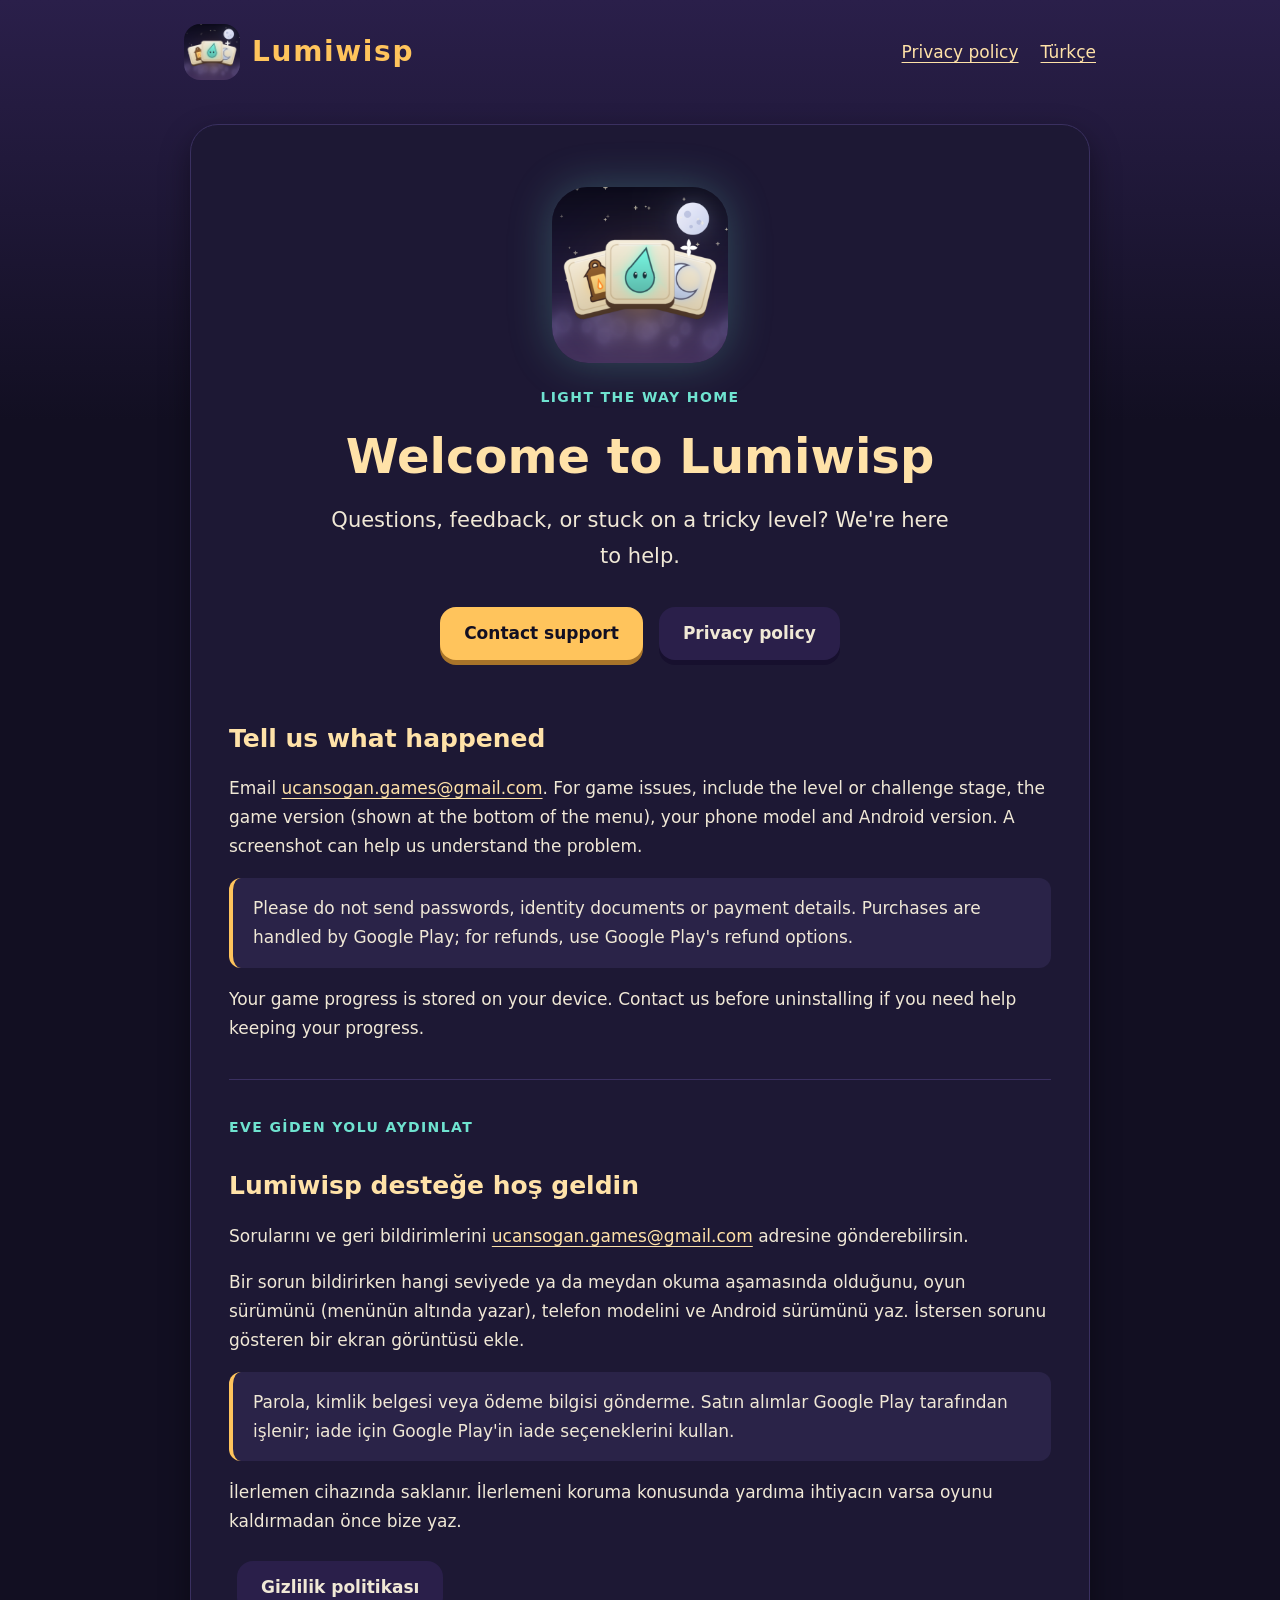
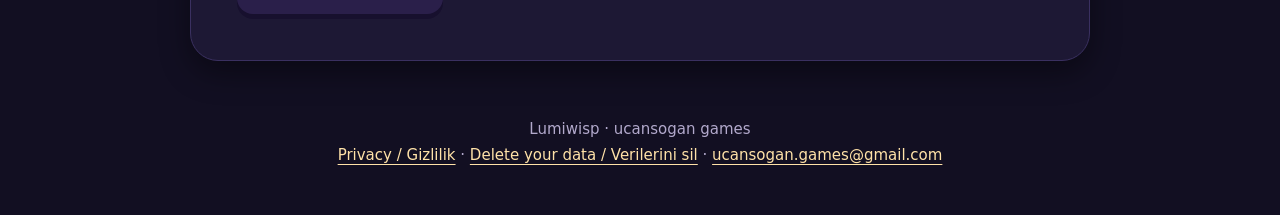
<file: index.html>
<!doctype html>
<html lang="en"><head><meta charset="utf-8"><meta name="viewport" content="width=device-width,initial-scale=1"><meta name="description" content="Lumiwisp support and privacy information. Lumiwisp destek ve gizlilik bilgileri."><title>Lumiwisp — Support &amp; Privacy</title><link rel="stylesheet" href="styles.css"><link rel="icon" type="image/png" href="icon.png"></head>
<body><header><a class="brand" href="index.html"><img src="icon.png" alt="" width="56" height="56">Lumiwisp</a><nav aria-label="Main"><a href="privacy.html">Privacy policy</a><a href="#turkce" lang="tr">Türkçe</a></nav></header>
<main><section class="hero"><img src="icon.png" alt="Lumiwisp icon" width="176" height="176"><p class="eyebrow">Light the way home</p><h1>Welcome to Lumiwisp</h1><p class="lead">Questions, feedback, or stuck on a tricky level? We're here to help.</p><a class="button" href="mailto:ucansogan.games@gmail.com?subject=Lumiwisp">Contact support</a><a class="button secondary" href="privacy.html">Privacy policy</a></section>
<section><h2>Tell us what happened</h2><p>Email <a href="mailto:ucansogan.games@gmail.com?subject=Lumiwisp">ucansogan.games@gmail.com</a>. For game issues, include the level or challenge stage, the game version (shown at the bottom of the menu), your phone model and Android version. A screenshot can help us understand the problem.</p><p class="note">Please do not send passwords, identity documents or payment details. Purchases are handled by Google Play; for refunds, use Google Play's refund options.</p><p>Your game progress is stored on your device. Contact us before uninstalling if you need help keeping your progress.</p></section>
<hr><section id="turkce" lang="tr"><p class="eyebrow">Eve giden yolu aydınlat</p><h2>Lumiwisp desteğe hoş geldin</h2><p>Sorularını ve geri bildirimlerini <a href="mailto:ucansogan.games@gmail.com?subject=Lumiwisp">ucansogan.games@gmail.com</a> adresine gönderebilirsin.</p><p>Bir sorun bildirirken hangi seviyede ya da meydan okuma aşamasında olduğunu, oyun sürümünü (menünün altında yazar), telefon modelini ve Android sürümünü yaz. İstersen sorunu gösteren bir ekran görüntüsü ekle.</p><p class="note">Parola, kimlik belgesi veya ödeme bilgisi gönderme. Satın alımlar Google Play tarafından işlenir; iade için Google Play'in iade seçeneklerini kullan.</p><p>İlerlemen cihazında saklanır. İlerlemeni koruma konusunda yardıma ihtiyacın varsa oyunu kaldırmadan önce bize yaz.</p><a class="button secondary" href="privacy.html#turkce" lang="tr">Gizlilik politikası</a></section></main>
<footer><p>Lumiwisp · ucansogan games<br><a href="privacy.html">Privacy / Gizlilik</a> · <a href="delete-data.html">Delete your data / Verilerini sil</a> · <a href="mailto:ucansogan.games@gmail.com">ucansogan.games@gmail.com</a></p></footer></body></html>
</file>
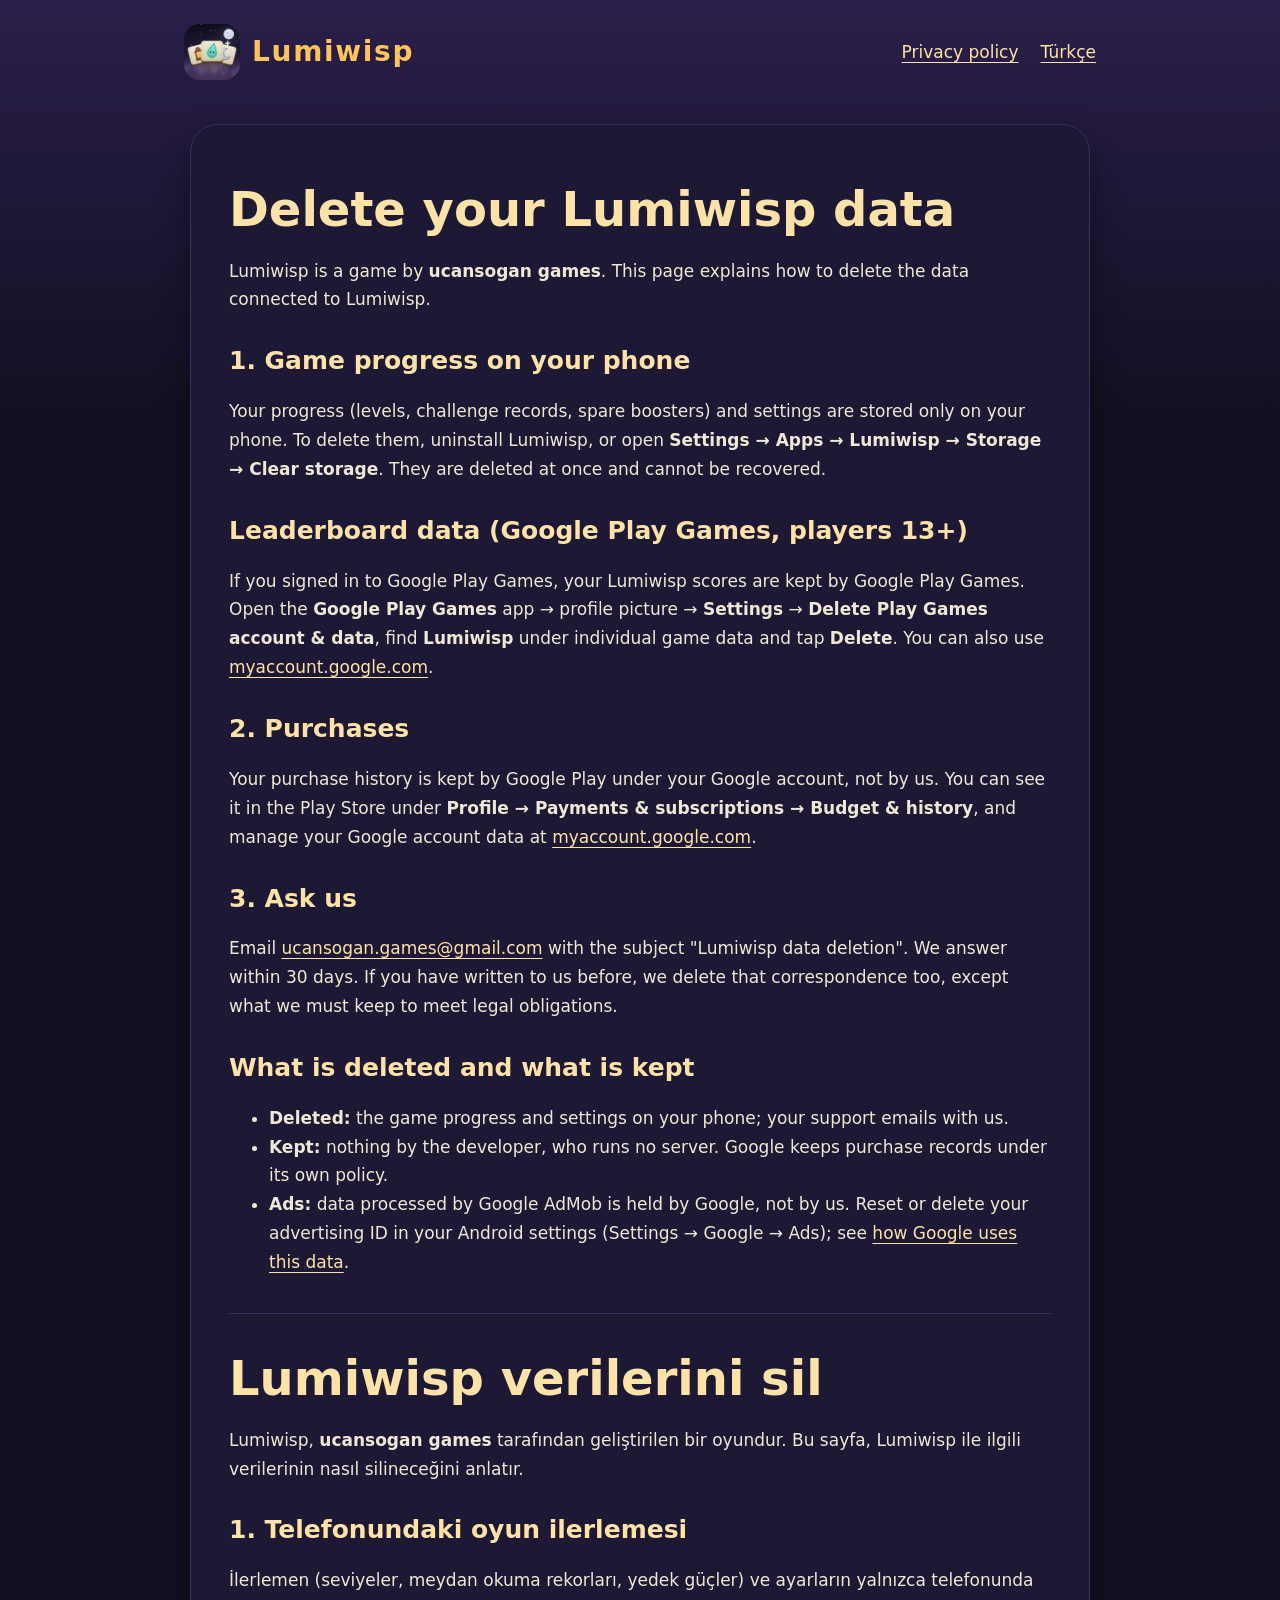
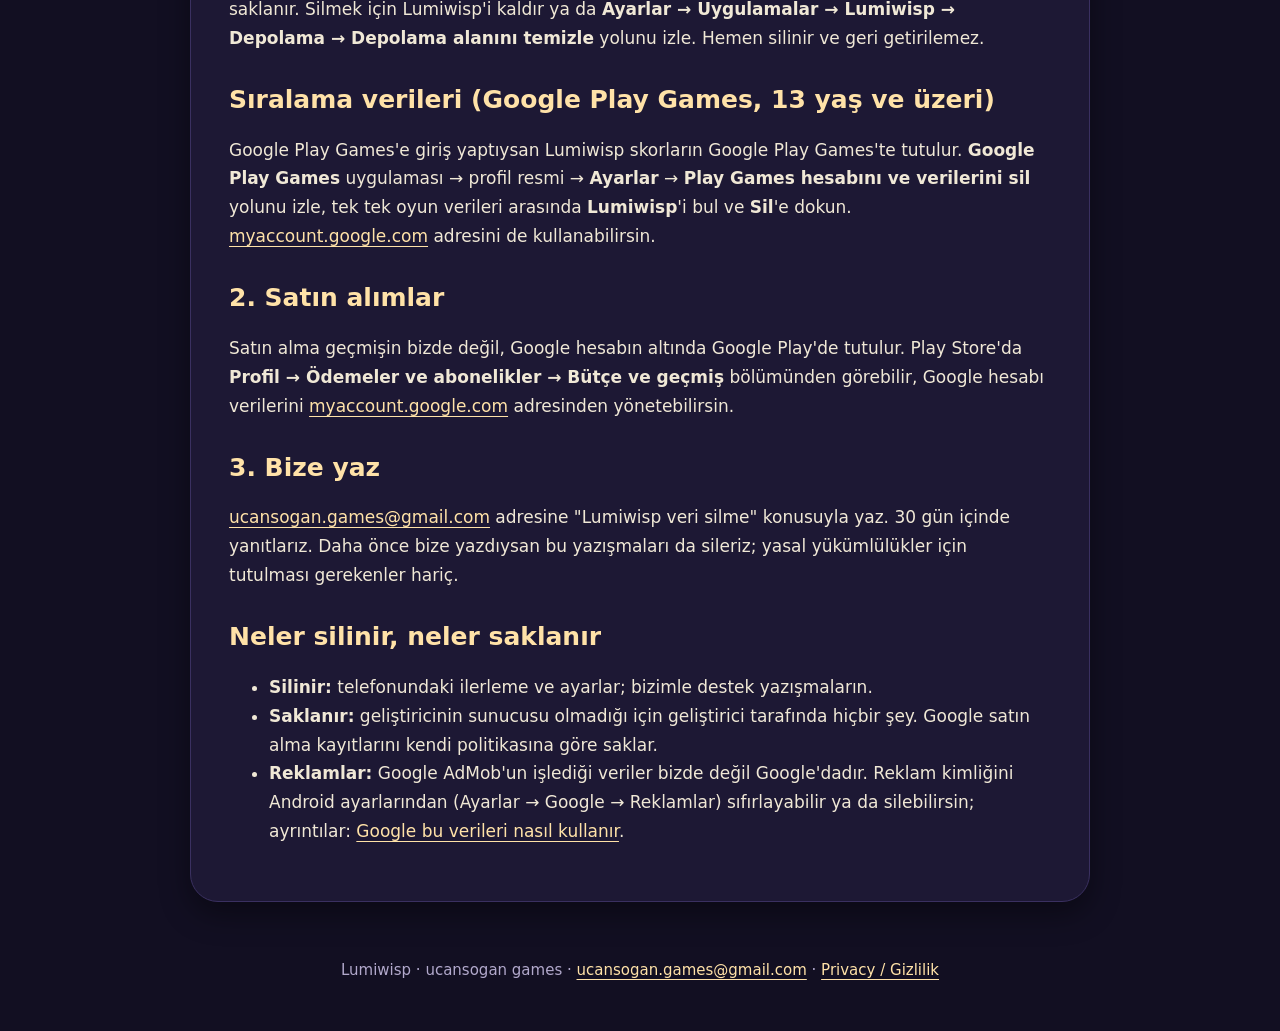
<file: delete-data.html>
<!doctype html>
<html lang="en"><head><meta charset="utf-8"><meta name="viewport" content="width=device-width,initial-scale=1"><title>Lumiwisp — Delete your data / Verilerini sil</title><link rel="stylesheet" href="styles.css"><link rel="icon" type="image/png" href="icon.png"></head>
<body><header><a class="brand" href="index.html"><img src="icon.png" alt="" width="56" height="56">Lumiwisp</a><nav aria-label="Main"><a href="privacy.html">Privacy policy</a><a href="#turkce" lang="tr">Türkçe</a></nav></header><main>

<h1>Delete your Lumiwisp data</h1>
<p>Lumiwisp is a game by <strong>ucansogan games</strong>. This page explains how to delete the data connected to Lumiwisp.</p>

<h2>1. Game progress on your phone</h2>
<p>Your progress (levels, challenge records, spare boosters) and settings are stored only on your phone. To delete them, uninstall Lumiwisp, or open <strong>Settings → Apps → Lumiwisp → Storage → Clear storage</strong>. They are deleted at once and cannot be recovered.</p>

<h2>Leaderboard data (Google Play Games, players 13+)</h2>
<p>If you signed in to Google Play Games, your Lumiwisp scores are kept by Google Play Games. Open the <strong>Google Play Games</strong> app → profile picture → <strong>Settings</strong> → <strong>Delete Play Games account &amp; data</strong>, find <strong>Lumiwisp</strong> under individual game data and tap <strong>Delete</strong>. You can also use <a href="https://myaccount.google.com/">myaccount.google.com</a>.</p>

<h2>2. Purchases</h2>
<p>Your purchase history is kept by Google Play under your Google account, not by us. You can see it in the Play Store under <strong>Profile → Payments &amp; subscriptions → Budget &amp; history</strong>, and manage your Google account data at <a href="https://myaccount.google.com/">myaccount.google.com</a>.</p>

<h2>3. Ask us</h2>
<p>Email <a href="mailto:ucansogan.games@gmail.com?subject=Lumiwisp%20data%20deletion">ucansogan.games@gmail.com</a> with the subject "Lumiwisp data deletion". We answer within 30 days. If you have written to us before, we delete that correspondence too, except what we must keep to meet legal obligations.</p>

<h2>What is deleted and what is kept</h2>
<ul>
<li><strong>Deleted:</strong> the game progress and settings on your phone; your support emails with us.</li>
<li><strong>Kept:</strong> nothing by the developer, who runs no server. Google keeps purchase records under its own policy.</li>
<li><strong>Ads:</strong> data processed by Google AdMob is held by Google, not by us. Reset or delete your advertising ID in your Android settings (Settings → Google → Ads); see <a href="https://policies.google.com/technologies/partner-sites">how Google uses this data</a>.</li>
</ul>

<hr>
<section id="turkce" lang="tr">
<h1>Lumiwisp verilerini sil</h1>
<p>Lumiwisp, <strong>ucansogan games</strong> tarafından geliştirilen bir oyundur. Bu sayfa, Lumiwisp ile ilgili verilerinin nasıl silineceğini anlatır.</p>

<h2>1. Telefonundaki oyun ilerlemesi</h2>
<p>İlerlemen (seviyeler, meydan okuma rekorları, yedek güçler) ve ayarların yalnızca telefonunda saklanır. Silmek için Lumiwisp'i kaldır ya da <strong>Ayarlar → Uygulamalar → Lumiwisp → Depolama → Depolama alanını temizle</strong> yolunu izle. Hemen silinir ve geri getirilemez.</p>

<h2>Sıralama verileri (Google Play Games, 13 yaş ve üzeri)</h2>
<p>Google Play Games'e giriş yaptıysan Lumiwisp skorların Google Play Games'te tutulur. <strong>Google Play Games</strong> uygulaması → profil resmi → <strong>Ayarlar</strong> → <strong>Play Games hesabını ve verilerini sil</strong> yolunu izle, tek tek oyun verileri arasında <strong>Lumiwisp</strong>'i bul ve <strong>Sil</strong>'e dokun. <a href="https://myaccount.google.com/">myaccount.google.com</a> adresini de kullanabilirsin.</p>

<h2>2. Satın alımlar</h2>
<p>Satın alma geçmişin bizde değil, Google hesabın altında Google Play'de tutulur. Play Store'da <strong>Profil → Ödemeler ve abonelikler → Bütçe ve geçmiş</strong> bölümünden görebilir, Google hesabı verilerini <a href="https://myaccount.google.com/">myaccount.google.com</a> adresinden yönetebilirsin.</p>

<h2>3. Bize yaz</h2>
<p><a href="mailto:ucansogan.games@gmail.com?subject=Lumiwisp%20veri%20silme">ucansogan.games@gmail.com</a> adresine "Lumiwisp veri silme" konusuyla yaz. 30 gün içinde yanıtlarız. Daha önce bize yazdıysan bu yazışmaları da sileriz; yasal yükümlülükler için tutulması gerekenler hariç.</p>

<h2>Neler silinir, neler saklanır</h2>
<ul>
<li><strong>Silinir:</strong> telefonundaki ilerleme ve ayarlar; bizimle destek yazışmaların.</li>
<li><strong>Saklanır:</strong> geliştiricinin sunucusu olmadığı için geliştirici tarafında hiçbir şey. Google satın alma kayıtlarını kendi politikasına göre saklar.</li>
<li><strong>Reklamlar:</strong> Google AdMob'un işlediği veriler bizde değil Google'dadır. Reklam kimliğini Android ayarlarından (Ayarlar → Google → Reklamlar) sıfırlayabilir ya da silebilirsin; ayrıntılar: <a href="https://policies.google.com/technologies/partner-sites?hl=tr">Google bu verileri nasıl kullanır</a>.</li>
</ul>
</section>
</main><footer><p>Lumiwisp · ucansogan games · <a href="mailto:ucansogan.games@gmail.com">ucansogan.games@gmail.com</a> · <a href="privacy.html">Privacy / Gizlilik</a></p></footer></body></html>
</file>
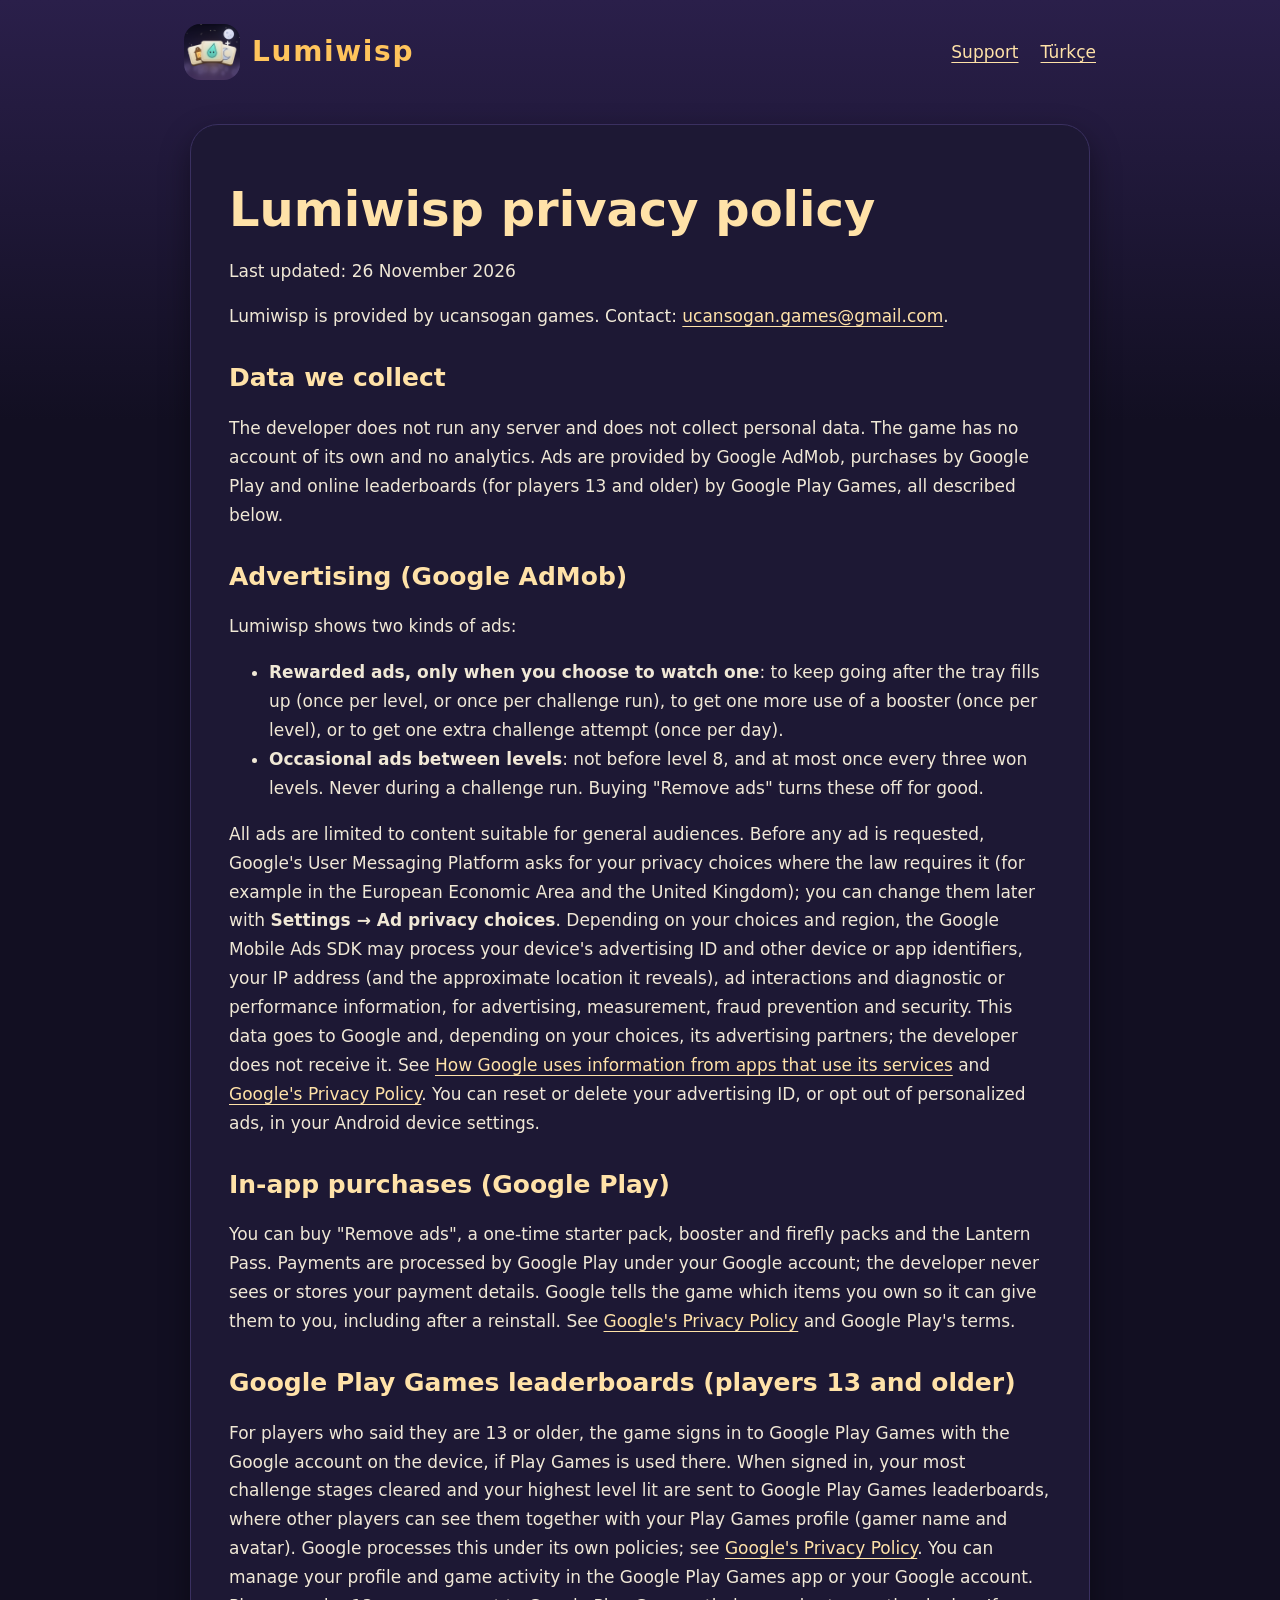
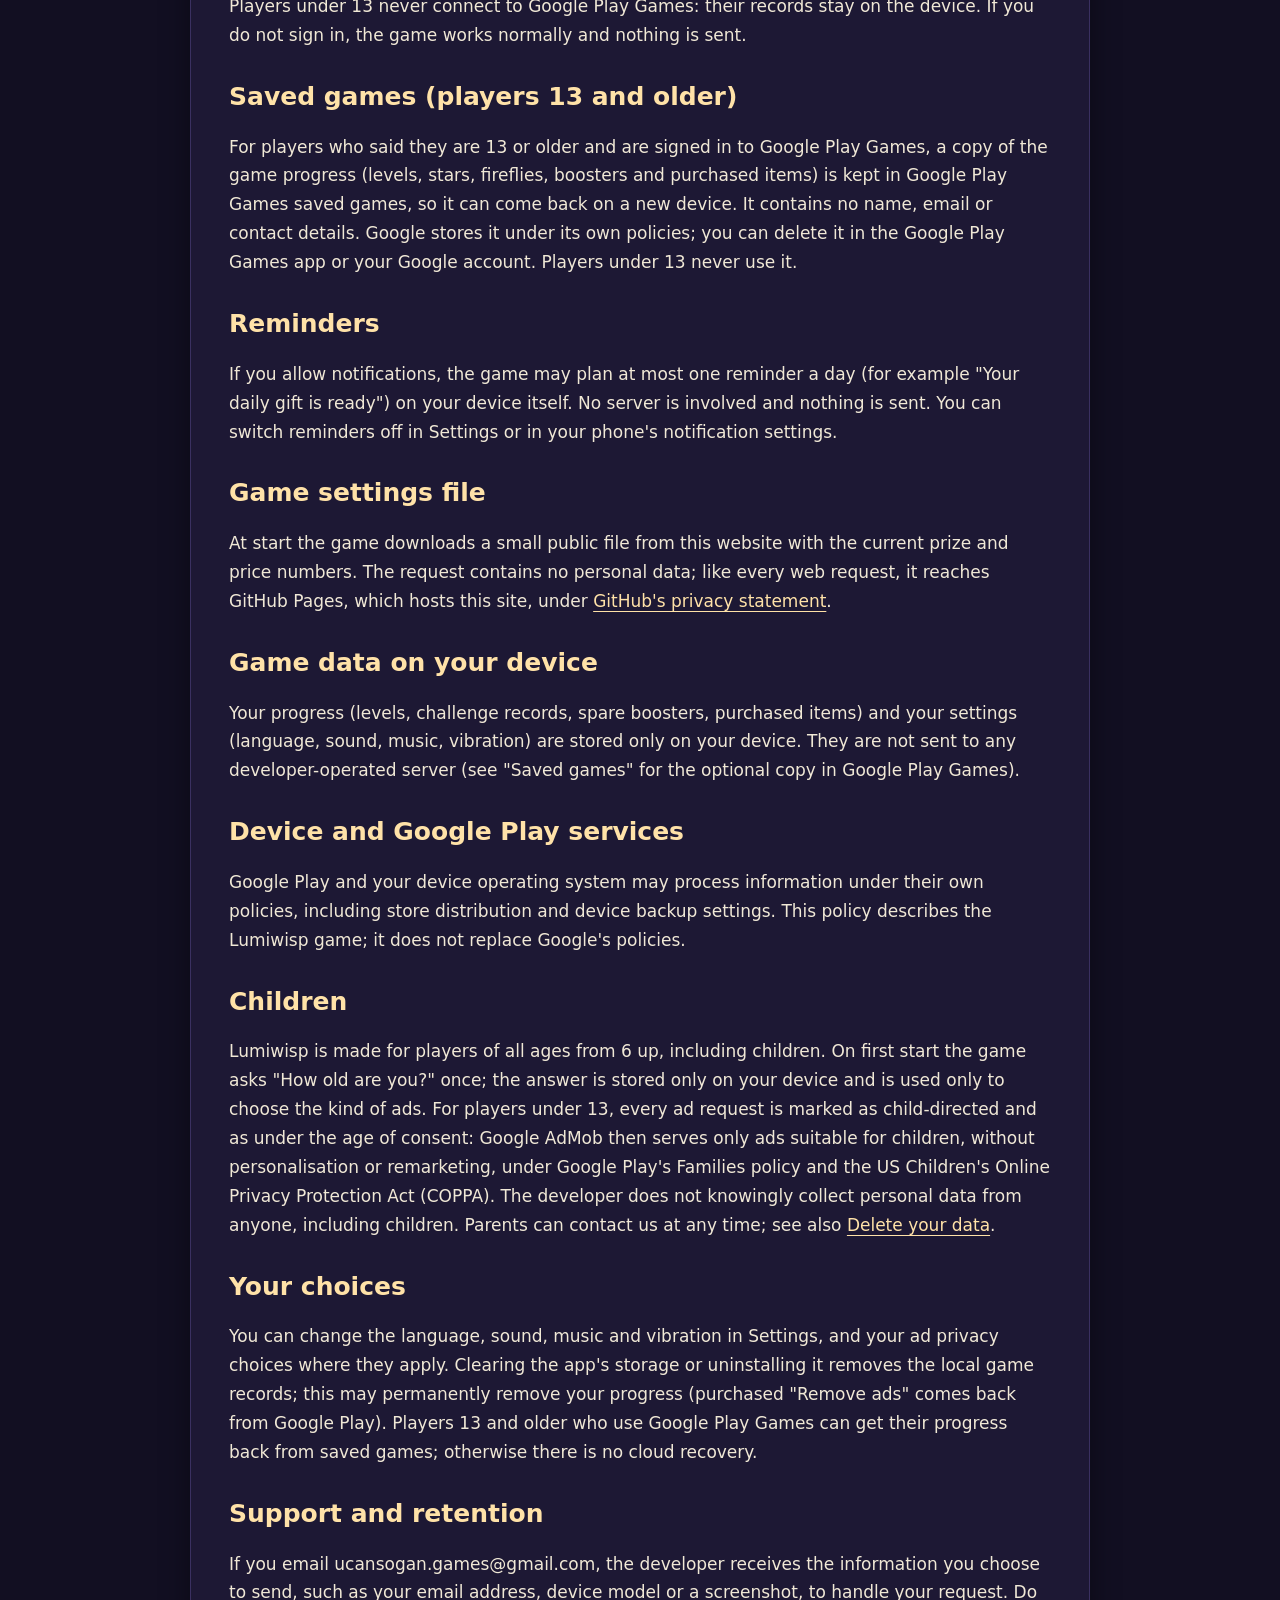
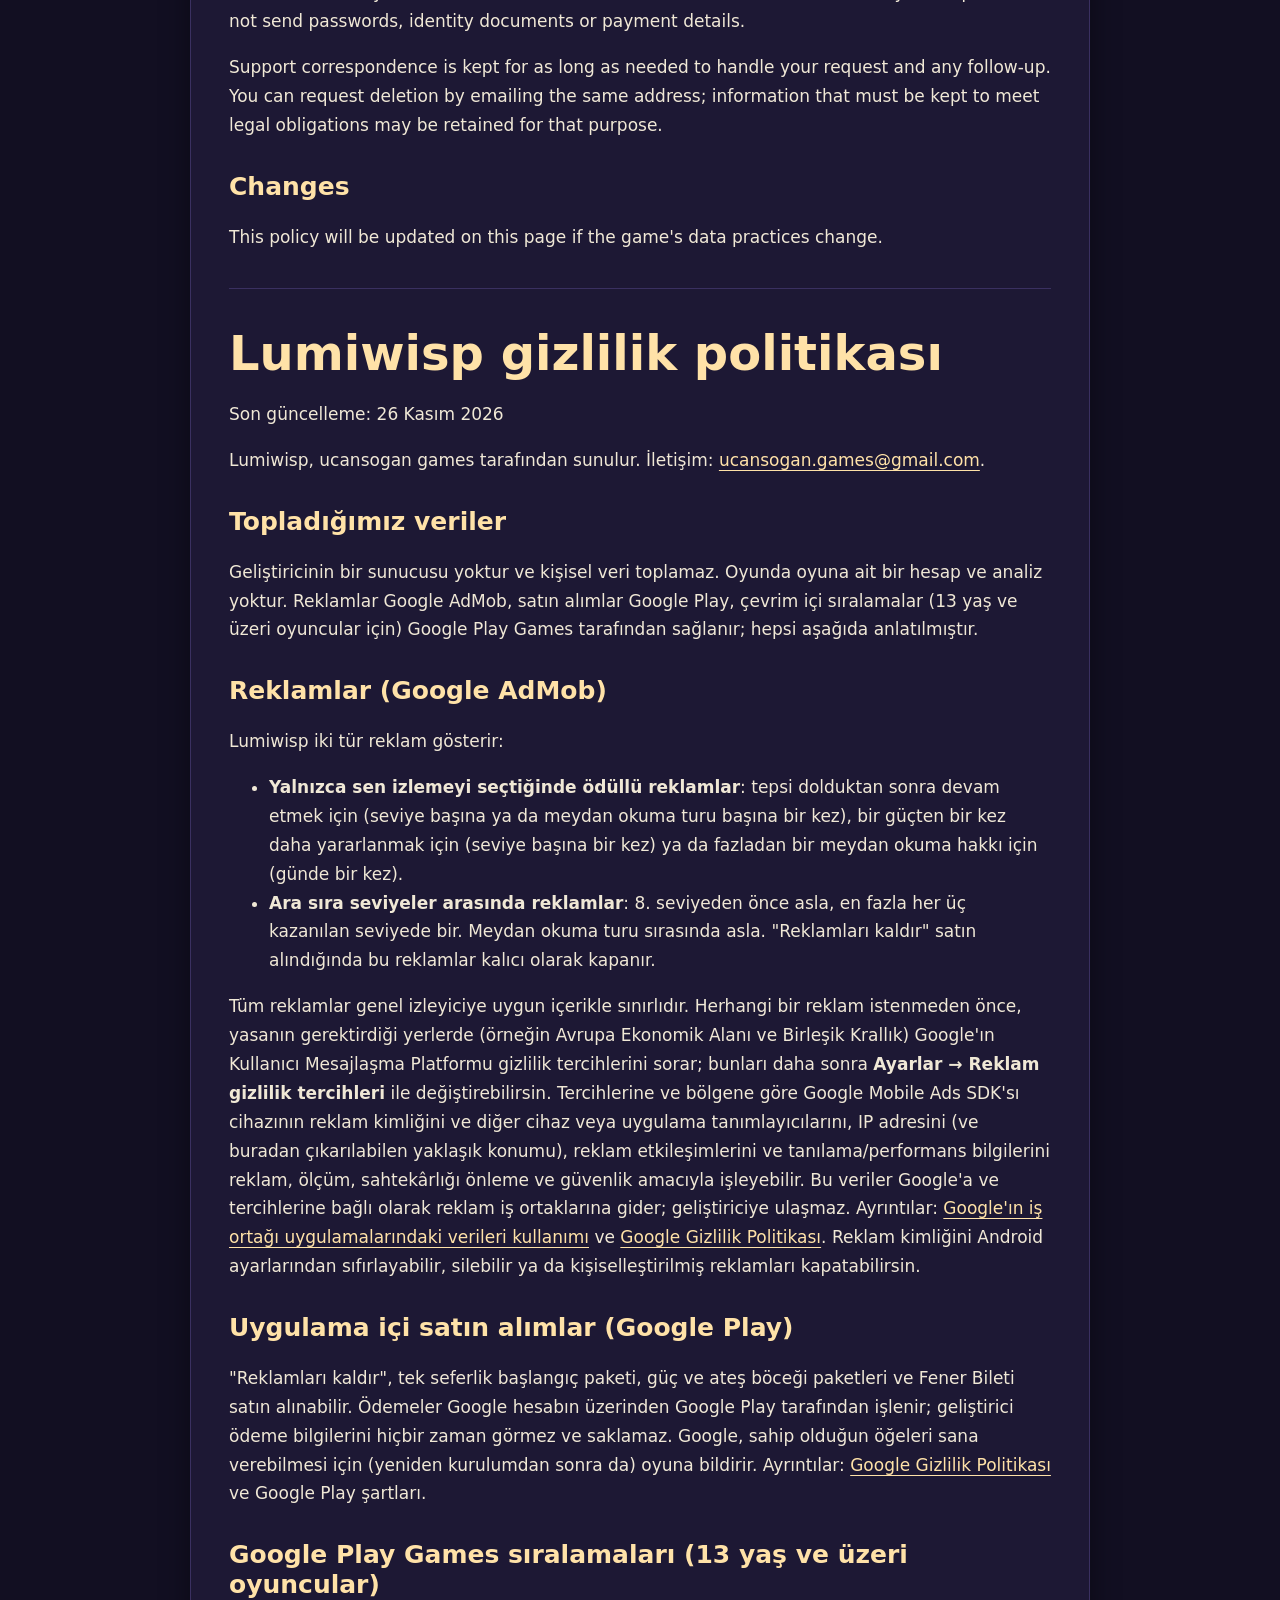
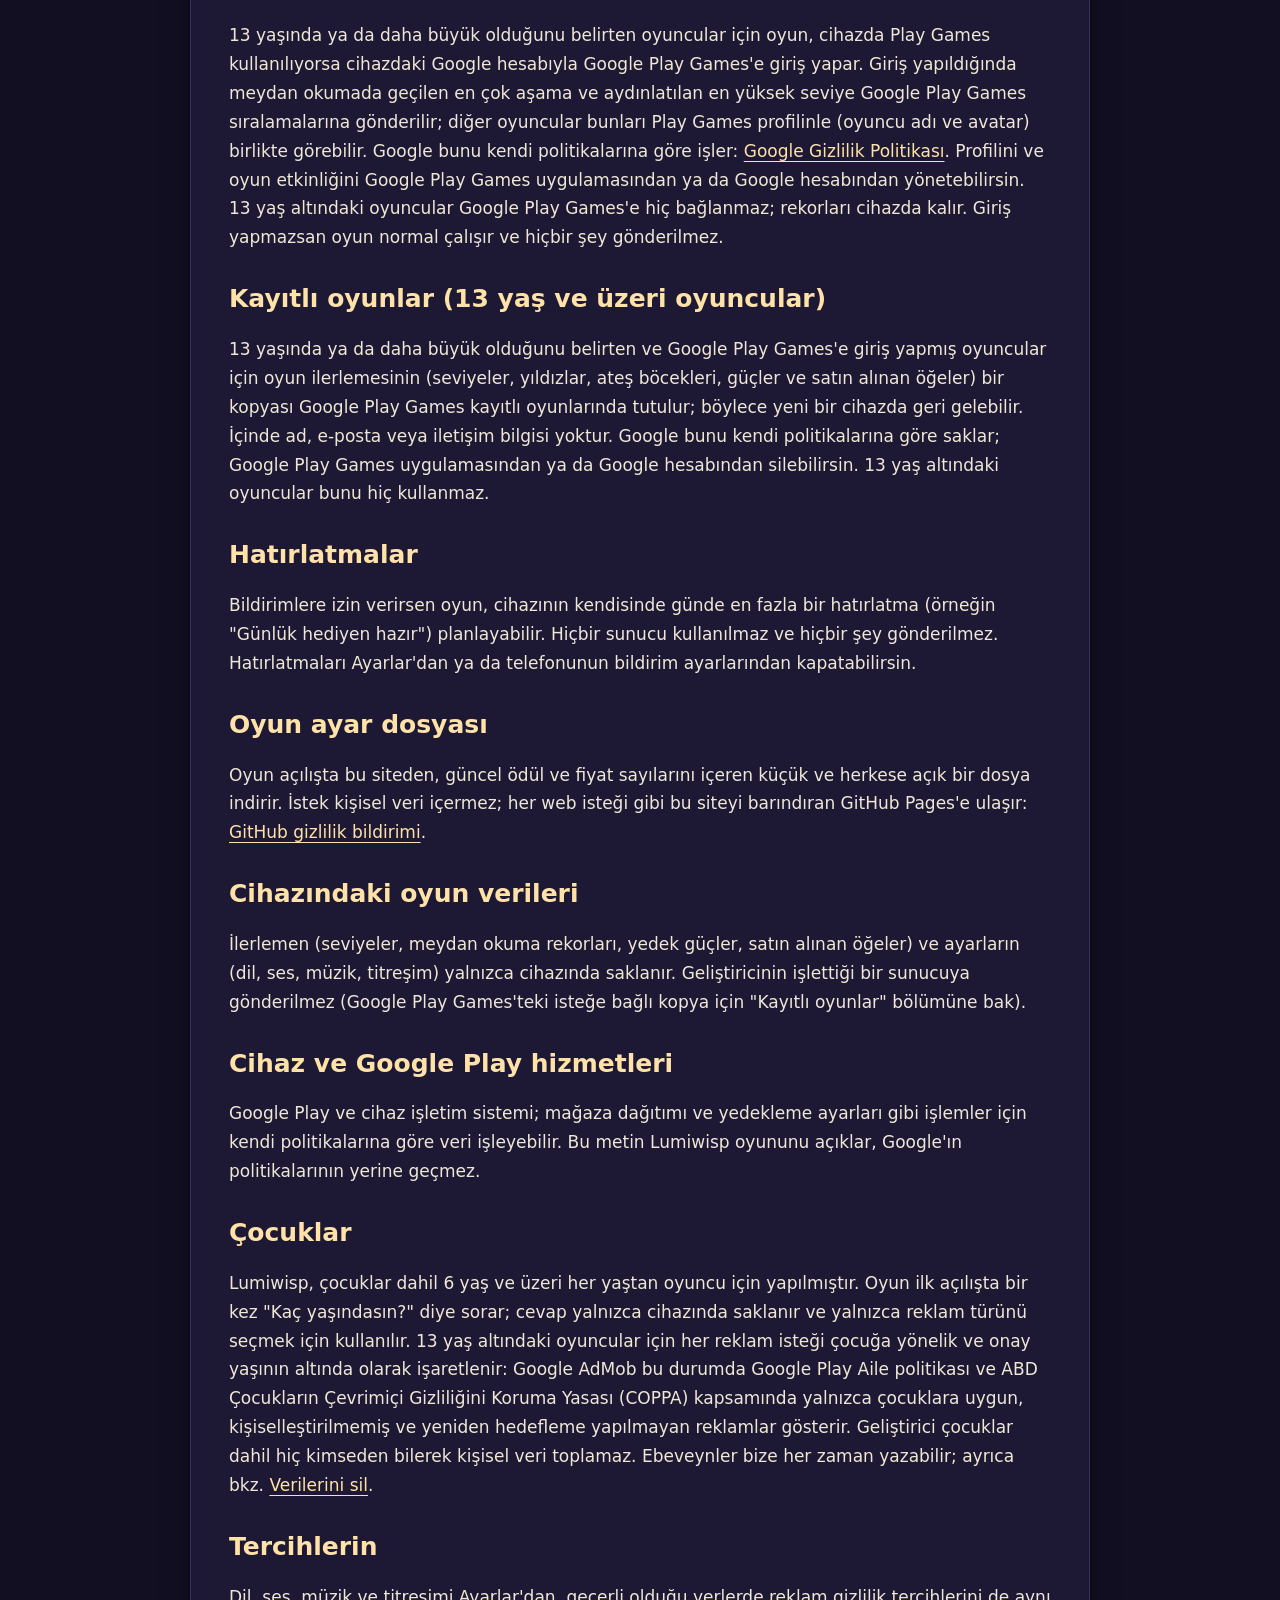
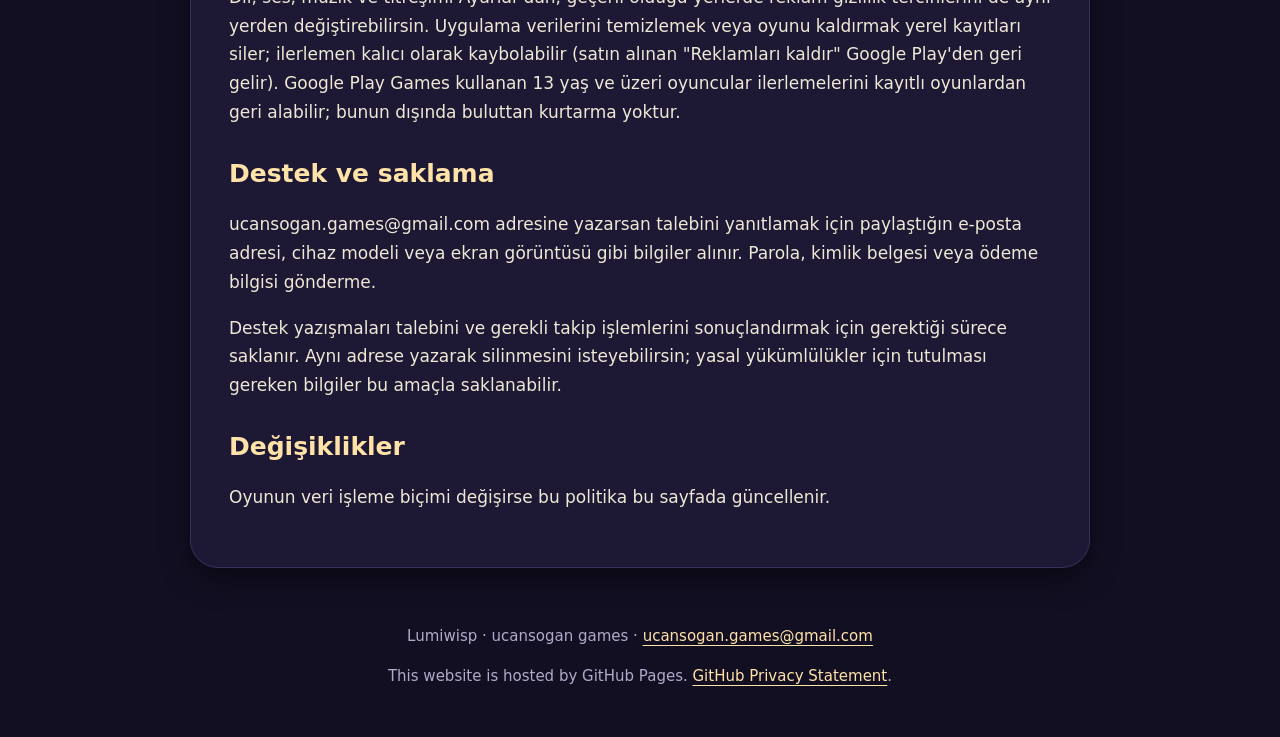
<file: privacy.html>
<!doctype html>
<html lang="en"><head><meta charset="utf-8"><meta name="viewport" content="width=device-width,initial-scale=1"><title>Lumiwisp — Privacy Policy / Gizlilik</title><link rel="stylesheet" href="styles.css"><link rel="icon" type="image/png" href="icon.png"></head>
<body><header><a class="brand" href="index.html"><img src="icon.png" alt="" width="56" height="56">Lumiwisp</a><nav aria-label="Main"><a href="index.html">Support</a><a href="#turkce" lang="tr">Türkçe</a></nav></header><main>

<h1>Lumiwisp privacy policy</h1><p>Last updated: 26 November 2026</p>
<p>Lumiwisp is provided by ucansogan games. Contact: <a href="mailto:ucansogan.games@gmail.com">ucansogan.games@gmail.com</a>.</p>
<h2>Data we collect</h2><p>The developer does not run any server and does not collect personal data. The game has no account of its own and no analytics. Ads are provided by Google AdMob, purchases by Google Play and online leaderboards (for players 13 and older) by Google Play Games, all described below.</p>
<h2>Advertising (Google AdMob)</h2><p>Lumiwisp shows two kinds of ads:</p>
<ul><li><strong>Rewarded ads, only when you choose to watch one</strong>: to keep going after the tray fills up (once per level, or once per challenge run), to get one more use of a booster (once per level), or to get one extra challenge attempt (once per day).</li>
<li><strong>Occasional ads between levels</strong>: not before level 8, and at most once every three won levels. Never during a challenge run. Buying "Remove ads" turns these off for good.</li></ul>
<p>All ads are limited to content suitable for general audiences. Before any ad is requested, Google's User Messaging Platform asks for your privacy choices where the law requires it (for example in the European Economic Area and the United Kingdom); you can change them later with <strong>Settings → Ad privacy choices</strong>. Depending on your choices and region, the Google Mobile Ads SDK may process your device's advertising ID and other device or app identifiers, your IP address (and the approximate location it reveals), ad interactions and diagnostic or performance information, for advertising, measurement, fraud prevention and security. This data goes to Google and, depending on your choices, its advertising partners; the developer does not receive it. See <a href="https://policies.google.com/technologies/partner-sites">How Google uses information from apps that use its services</a> and <a href="https://policies.google.com/privacy">Google's Privacy Policy</a>. You can reset or delete your advertising ID, or opt out of personalized ads, in your Android device settings.</p>
<h2>In-app purchases (Google Play)</h2><p>You can buy "Remove ads", a one-time starter pack, booster and firefly packs and the Lantern Pass. Payments are processed by Google Play under your Google account; the developer never sees or stores your payment details. Google tells the game which items you own so it can give them to you, including after a reinstall. See <a href="https://policies.google.com/privacy">Google's Privacy Policy</a> and Google Play's terms.</p>
<h2>Google Play Games leaderboards (players 13 and older)</h2><p>For players who said they are 13 or older, the game signs in to Google Play Games with the Google account on the device, if Play Games is used there. When signed in, your most challenge stages cleared and your highest level lit are sent to Google Play Games leaderboards, where other players can see them together with your Play Games profile (gamer name and avatar). Google processes this under its own policies; see <a href="https://policies.google.com/privacy">Google's Privacy Policy</a>. You can manage your profile and game activity in the Google Play Games app or your Google account. Players under 13 never connect to Google Play Games: their records stay on the device. If you do not sign in, the game works normally and nothing is sent.</p>
<h2>Saved games (players 13 and older)</h2><p>For players who said they are 13 or older and are signed in to Google Play Games, a copy of the game progress (levels, stars, fireflies, boosters and purchased items) is kept in Google Play Games saved games, so it can come back on a new device. It contains no name, email or contact details. Google stores it under its own policies; you can delete it in the Google Play Games app or your Google account. Players under 13 never use it.</p>
<h2>Reminders</h2><p>If you allow notifications, the game may plan at most one reminder a day (for example "Your daily gift is ready") on your device itself. No server is involved and nothing is sent. You can switch reminders off in Settings or in your phone's notification settings.</p>
<h2>Game settings file</h2><p>At start the game downloads a small public file from this website with the current prize and price numbers. The request contains no personal data; like every web request, it reaches GitHub Pages, which hosts this site, under <a href="https://docs.github.com/site-policy/privacy-policies/github-general-privacy-statement">GitHub's privacy statement</a>.</p>
<h2>Game data on your device</h2><p>Your progress (levels, challenge records, spare boosters, purchased items) and your settings (language, sound, music, vibration) are stored only on your device. They are not sent to any developer-operated server (see "Saved games" for the optional copy in Google Play Games).</p>
<h2>Device and Google Play services</h2><p>Google Play and your device operating system may process information under their own policies, including store distribution and device backup settings. This policy describes the Lumiwisp game; it does not replace Google's policies.</p>
<h2>Children</h2><p>Lumiwisp is made for players of all ages from 6 up, including children. On first start the game asks "How old are you?" once; the answer is stored only on your device and is used only to choose the kind of ads. For players under 13, every ad request is marked as child-directed and as under the age of consent: Google AdMob then serves only ads suitable for children, without personalisation or remarketing, under Google Play's Families policy and the US Children's Online Privacy Protection Act (COPPA). The developer does not knowingly collect personal data from anyone, including children. Parents can contact us at any time; see also <a href="delete-data.html">Delete your data</a>.</p>
<h2>Your choices</h2><p>You can change the language, sound, music and vibration in Settings, and your ad privacy choices where they apply. Clearing the app's storage or uninstalling it removes the local game records; this may permanently remove your progress (purchased "Remove ads" comes back from Google Play). Players 13 and older who use Google Play Games can get their progress back from saved games; otherwise there is no cloud recovery.</p>
<h2>Support and retention</h2><p>If you email ucansogan.games@gmail.com, the developer receives the information you choose to send, such as your email address, device model or a screenshot, to handle your request. Do not send passwords, identity documents or payment details.</p>
<p>Support correspondence is kept for as long as needed to handle your request and any follow-up. You can request deletion by emailing the same address; information that must be kept to meet legal obligations may be retained for that purpose.</p>
<h2>Changes</h2><p>This policy will be updated on this page if the game's data practices change.</p>
<hr>
<section id="turkce" lang="tr"><h1>Lumiwisp gizlilik politikası</h1><p>Son güncelleme: 26 Kasım 2026</p>
<p>Lumiwisp, ucansogan games tarafından sunulur. İletişim: <a href="mailto:ucansogan.games@gmail.com">ucansogan.games@gmail.com</a>.</p>
<h2>Topladığımız veriler</h2><p>Geliştiricinin bir sunucusu yoktur ve kişisel veri toplamaz. Oyunda oyuna ait bir hesap ve analiz yoktur. Reklamlar Google AdMob, satın alımlar Google Play, çevrim içi sıralamalar (13 yaş ve üzeri oyuncular için) Google Play Games tarafından sağlanır; hepsi aşağıda anlatılmıştır.</p>
<h2>Reklamlar (Google AdMob)</h2><p>Lumiwisp iki tür reklam gösterir:</p>
<ul><li><strong>Yalnızca sen izlemeyi seçtiğinde ödüllü reklamlar</strong>: tepsi dolduktan sonra devam etmek için (seviye başına ya da meydan okuma turu başına bir kez), bir güçten bir kez daha yararlanmak için (seviye başına bir kez) ya da fazladan bir meydan okuma hakkı için (günde bir kez).</li>
<li><strong>Ara sıra seviyeler arasında reklamlar</strong>: 8. seviyeden önce asla, en fazla her üç kazanılan seviyede bir. Meydan okuma turu sırasında asla. "Reklamları kaldır" satın alındığında bu reklamlar kalıcı olarak kapanır.</li></ul>
<p>Tüm reklamlar genel izleyiciye uygun içerikle sınırlıdır. Herhangi bir reklam istenmeden önce, yasanın gerektirdiği yerlerde (örneğin Avrupa Ekonomik Alanı ve Birleşik Krallık) Google'ın Kullanıcı Mesajlaşma Platformu gizlilik tercihlerini sorar; bunları daha sonra <strong>Ayarlar → Reklam gizlilik tercihleri</strong> ile değiştirebilirsin. Tercihlerine ve bölgene göre Google Mobile Ads SDK'sı cihazının reklam kimliğini ve diğer cihaz veya uygulama tanımlayıcılarını, IP adresini (ve buradan çıkarılabilen yaklaşık konumu), reklam etkileşimlerini ve tanılama/performans bilgilerini reklam, ölçüm, sahtekârlığı önleme ve güvenlik amacıyla işleyebilir. Bu veriler Google'a ve tercihlerine bağlı olarak reklam iş ortaklarına gider; geliştiriciye ulaşmaz. Ayrıntılar: <a href="https://policies.google.com/technologies/partner-sites?hl=tr">Google'ın iş ortağı uygulamalarındaki verileri kullanımı</a> ve <a href="https://policies.google.com/privacy?hl=tr">Google Gizlilik Politikası</a>. Reklam kimliğini Android ayarlarından sıfırlayabilir, silebilir ya da kişiselleştirilmiş reklamları kapatabilirsin.</p>
<h2>Uygulama içi satın alımlar (Google Play)</h2><p>"Reklamları kaldır", tek seferlik başlangıç paketi, güç ve ateş böceği paketleri ve Fener Bileti satın alınabilir. Ödemeler Google hesabın üzerinden Google Play tarafından işlenir; geliştirici ödeme bilgilerini hiçbir zaman görmez ve saklamaz. Google, sahip olduğun öğeleri sana verebilmesi için (yeniden kurulumdan sonra da) oyuna bildirir. Ayrıntılar: <a href="https://policies.google.com/privacy?hl=tr">Google Gizlilik Politikası</a> ve Google Play şartları.</p>
<h2>Google Play Games sıralamaları (13 yaş ve üzeri oyuncular)</h2><p>13 yaşında ya da daha büyük olduğunu belirten oyuncular için oyun, cihazda Play Games kullanılıyorsa cihazdaki Google hesabıyla Google Play Games'e giriş yapar. Giriş yapıldığında meydan okumada geçilen en çok aşama ve aydınlatılan en yüksek seviye Google Play Games sıralamalarına gönderilir; diğer oyuncular bunları Play Games profilinle (oyuncu adı ve avatar) birlikte görebilir. Google bunu kendi politikalarına göre işler: <a href="https://policies.google.com/privacy?hl=tr">Google Gizlilik Politikası</a>. Profilini ve oyun etkinliğini Google Play Games uygulamasından ya da Google hesabından yönetebilirsin. 13 yaş altındaki oyuncular Google Play Games'e hiç bağlanmaz; rekorları cihazda kalır. Giriş yapmazsan oyun normal çalışır ve hiçbir şey gönderilmez.</p>
<h2>Kayıtlı oyunlar (13 yaş ve üzeri oyuncular)</h2><p>13 yaşında ya da daha büyük olduğunu belirten ve Google Play Games'e giriş yapmış oyuncular için oyun ilerlemesinin (seviyeler, yıldızlar, ateş böcekleri, güçler ve satın alınan öğeler) bir kopyası Google Play Games kayıtlı oyunlarında tutulur; böylece yeni bir cihazda geri gelebilir. İçinde ad, e-posta veya iletişim bilgisi yoktur. Google bunu kendi politikalarına göre saklar; Google Play Games uygulamasından ya da Google hesabından silebilirsin. 13 yaş altındaki oyuncular bunu hiç kullanmaz.</p>
<h2>Hatırlatmalar</h2><p>Bildirimlere izin verirsen oyun, cihazının kendisinde günde en fazla bir hatırlatma (örneğin "Günlük hediyen hazır") planlayabilir. Hiçbir sunucu kullanılmaz ve hiçbir şey gönderilmez. Hatırlatmaları Ayarlar'dan ya da telefonunun bildirim ayarlarından kapatabilirsin.</p>
<h2>Oyun ayar dosyası</h2><p>Oyun açılışta bu siteden, güncel ödül ve fiyat sayılarını içeren küçük ve herkese açık bir dosya indirir. İstek kişisel veri içermez; her web isteği gibi bu siteyi barındıran GitHub Pages'e ulaşır: <a href="https://docs.github.com/site-policy/privacy-policies/github-general-privacy-statement">GitHub gizlilik bildirimi</a>.</p>
<h2>Cihazındaki oyun verileri</h2><p>İlerlemen (seviyeler, meydan okuma rekorları, yedek güçler, satın alınan öğeler) ve ayarların (dil, ses, müzik, titreşim) yalnızca cihazında saklanır. Geliştiricinin işlettiği bir sunucuya gönderilmez (Google Play Games'teki isteğe bağlı kopya için "Kayıtlı oyunlar" bölümüne bak).</p>
<h2>Cihaz ve Google Play hizmetleri</h2><p>Google Play ve cihaz işletim sistemi; mağaza dağıtımı ve yedekleme ayarları gibi işlemler için kendi politikalarına göre veri işleyebilir. Bu metin Lumiwisp oyununu açıklar, Google'ın politikalarının yerine geçmez.</p>
<h2>Çocuklar</h2><p>Lumiwisp, çocuklar dahil 6 yaş ve üzeri her yaştan oyuncu için yapılmıştır. Oyun ilk açılışta bir kez "Kaç yaşındasın?" diye sorar; cevap yalnızca cihazında saklanır ve yalnızca reklam türünü seçmek için kullanılır. 13 yaş altındaki oyuncular için her reklam isteği çocuğa yönelik ve onay yaşının altında olarak işaretlenir: Google AdMob bu durumda Google Play Aile politikası ve ABD Çocukların Çevrimiçi Gizliliğini Koruma Yasası (COPPA) kapsamında yalnızca çocuklara uygun, kişiselleştirilmemiş ve yeniden hedefleme yapılmayan reklamlar gösterir. Geliştirici çocuklar dahil hiç kimseden bilerek kişisel veri toplamaz. Ebeveynler bize her zaman yazabilir; ayrıca bkz. <a href="delete-data.html">Verilerini sil</a>.</p>
<h2>Tercihlerin</h2><p>Dil, ses, müzik ve titreşimi Ayarlar'dan, geçerli olduğu yerlerde reklam gizlilik tercihlerini de aynı yerden değiştirebilirsin. Uygulama verilerini temizlemek veya oyunu kaldırmak yerel kayıtları siler; ilerlemen kalıcı olarak kaybolabilir (satın alınan "Reklamları kaldır" Google Play'den geri gelir). Google Play Games kullanan 13 yaş ve üzeri oyuncular ilerlemelerini kayıtlı oyunlardan geri alabilir; bunun dışında buluttan kurtarma yoktur.</p>
<h2>Destek ve saklama</h2><p>ucansogan.games@gmail.com adresine yazarsan talebini yanıtlamak için paylaştığın e-posta adresi, cihaz modeli veya ekran görüntüsü gibi bilgiler alınır. Parola, kimlik belgesi veya ödeme bilgisi gönderme.</p>
<p>Destek yazışmaları talebini ve gerekli takip işlemlerini sonuçlandırmak için gerektiği sürece saklanır. Aynı adrese yazarak silinmesini isteyebilirsin; yasal yükümlülükler için tutulması gereken bilgiler bu amaçla saklanabilir.</p>
<h2>Değişiklikler</h2><p>Oyunun veri işleme biçimi değişirse bu politika bu sayfada güncellenir.</p></section>
</main><footer><p>Lumiwisp · ucansogan games · <a href="mailto:ucansogan.games@gmail.com">ucansogan.games@gmail.com</a></p><p>This website is hosted by GitHub Pages. <a href="https://docs.github.com/en/site-policy/privacy-policies/github-general-privacy-statement">GitHub Privacy Statement</a>.</p></footer></body></html>
</file>
<file: styles.css>
:root{color-scheme:dark;--ink:#f0e8d6;--lantern:#ffc45c;--light:#ffe2a8;--wisp:#6fe3d0;--night:#120f22;--dusk:#2a1f4a;--panel:#1d1834}
*{box-sizing:border-box}
body{margin:0;background:linear-gradient(180deg,var(--dusk),var(--night) 420px) var(--night);color:var(--ink);font:17px/1.7 system-ui,-apple-system,BlinkMacSystemFont,"Segoe UI",sans-serif}
a{color:var(--light);text-underline-offset:4px}
a:focus-visible{outline:3px solid var(--light);outline-offset:5px;border-radius:3px}
header{max-width:960px;margin:auto;padding:24px;display:flex;justify-content:space-between;align-items:center;gap:20px;flex-wrap:wrap}
.brand{display:flex;align-items:center;gap:12px;text-decoration:none;font-size:28px;font-weight:800;letter-spacing:.06em;color:var(--lantern)}
.brand img{width:56px;height:56px;border-radius:16px}
nav{display:flex;gap:22px;flex-wrap:wrap}
main{max-width:900px;margin:20px auto 56px;padding:38px;background:var(--panel);border:1px solid #3a3060;border-radius:28px;box-shadow:0 12px 30px #0006}
.hero{text-align:center;padding:24px 0}
.hero img{width:176px;height:176px;border-radius:36px;box-shadow:0 0 44px #6fe3d044}
.eyebrow{font-size:14px;letter-spacing:.1em;font-weight:750;text-transform:uppercase;color:var(--wisp)}
h1,h2{line-height:1.2;color:var(--light)}
h1{font-size:clamp(32px,6vw,48px);margin:18px 0}
h2{font-size:25px;margin-top:32px}
.lead{font-size:21px;max-width:620px;margin:0 auto 24px}
.button{display:inline-block;margin:8px;padding:12px 24px;background:var(--lantern);color:var(--night);border-radius:16px;box-shadow:0 5px 0 #a8742a;font-weight:750;text-decoration:none}
.button.secondary{background:var(--dusk);color:var(--ink);box-shadow:0 5px 0 #17102e}
.note{background:#2a2348;border-left:4px solid var(--lantern);padding:16px 20px;border-radius:12px}
footer{max-width:900px;padding:0 24px 32px;margin:auto;text-align:center;color:#b2a9cc;font-size:15px}
hr{border:0;border-top:1px solid #3a3060;margin:36px 0}
html{scroll-behavior:smooth}
@media(prefers-reduced-motion:reduce){html{scroll-behavior:auto}}
@media(max-width:600px){header{padding:18px}main{margin:10px 12px 32px;padding:24px 20px;border-radius:22px}.hero{padding-top:12px}.brand{font-size:25px}nav{gap:15px}}
</file>
